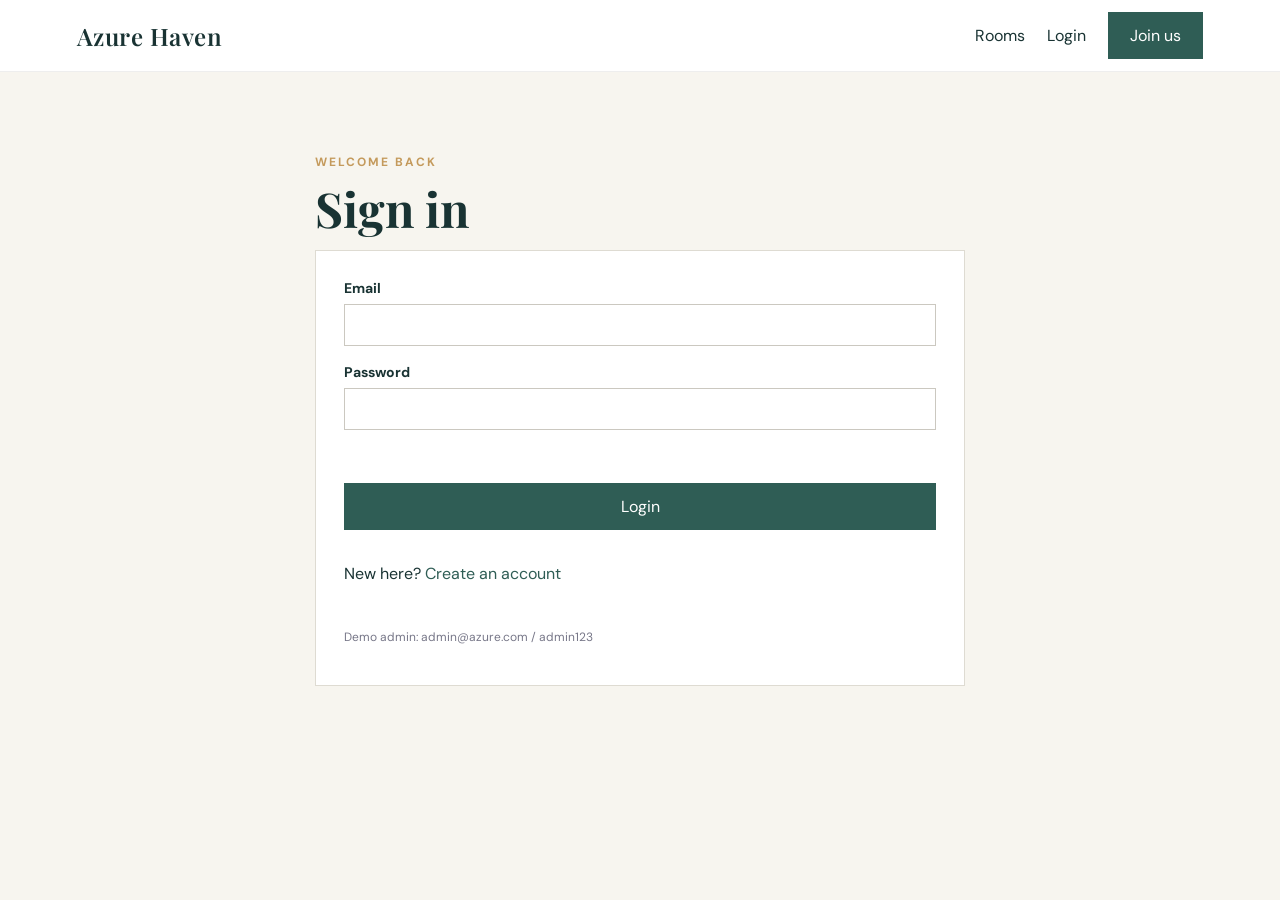
<file: admin.html>
<!DOCTYPE html><html lang="en"><head><meta charset="UTF-8"><meta name="viewport" content="width=device-width,initial-scale=1.0"><title>Admin | Azure Haven</title><link rel="stylesheet" href="css/style.css"></head><body><nav id="nav"></nav><main class="page"><p class="eyebrow">ADMIN DASHBOARD</p><h1>Hotel management</h1><div class="stats" id="adminStats"></div><div class="admin-columns"><section><h2>Add or edit room</h2><form class="form-card" id="roomForm"><input type="hidden" id="editRoomId"><label>Room name<input id="adminRoomName" required></label><div class="form-row"><label>Type<select id="adminRoomType"><option>Single</option><option>Double</option><option>Deluxe</option><option>Suite</option></select></label><label>Price per night<input id="adminRoomPrice" type="number" required></label></div><label>Maximum guests<input id="adminRoomCapacity" type="number" min="1" required></label><label>Image URL<input id="adminRoomImage" required></label><label>Description<textarea id="adminRoomDescription" required></textarea></label><label>Amenities (comma separated)<input id="adminRoomAmenities" placeholder="Wi-Fi, Breakfast"></label><button class="button">Save room</button></form></section><section><h2>Rooms</h2><div id="adminRooms"></div><h2>All bookings</h2><div id="adminBookings"></div></section></div></main><script src="js/main.js"></script><script src="js/admin.js"></script></body></html>
</file>
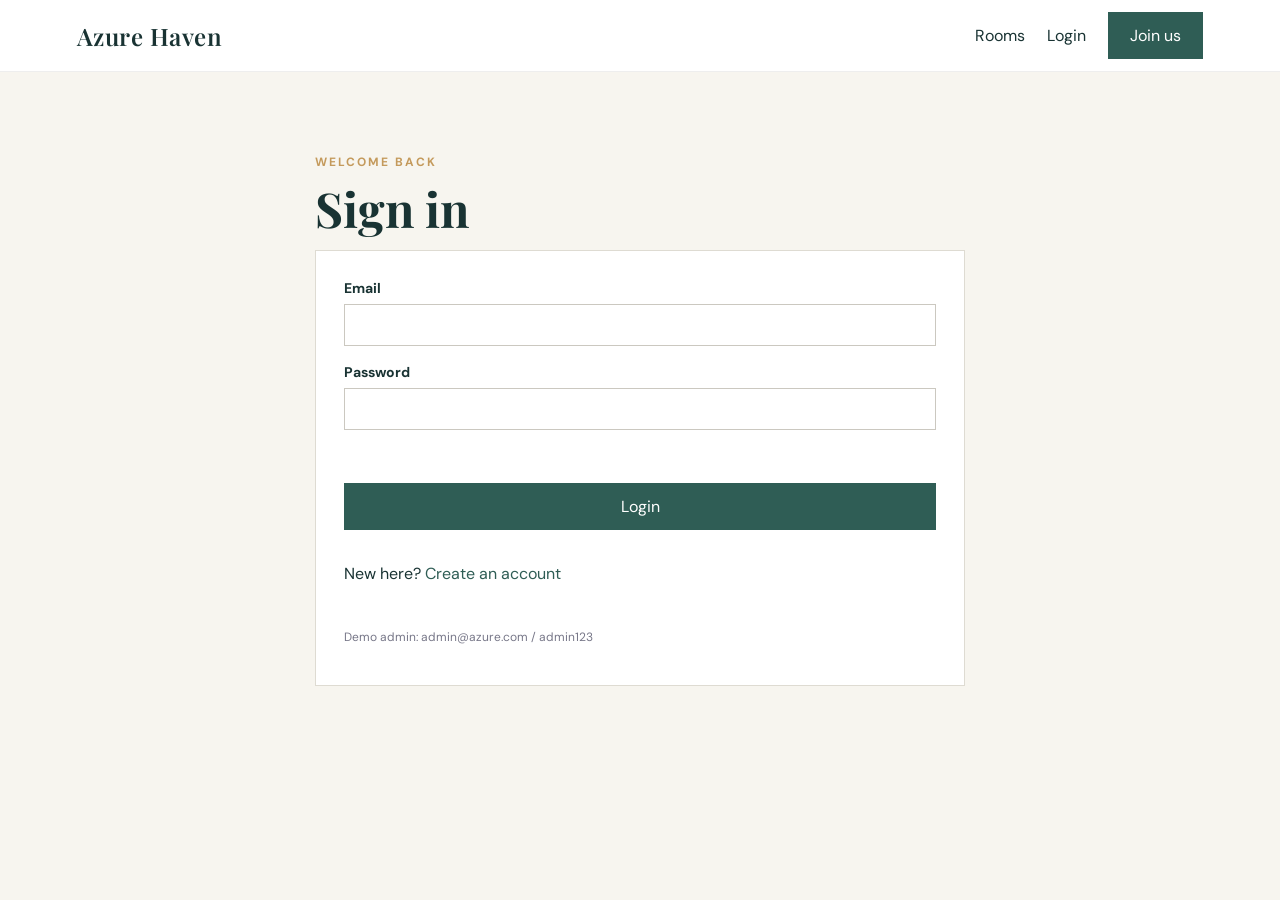
<file: booking.html>
<!DOCTYPE html><html lang="en"><head><meta charset="UTF-8"><meta name="viewport" content="width=device-width,initial-scale=1.0"><title>Book Your Stay | Azure Haven</title><link rel="stylesheet" href="css/style.css"></head><body><nav id="nav"></nav><main class="page narrow"><p class="eyebrow">RESERVATION</p><h1>Book your stay</h1><form id="bookingForm" class="form-card"><div class="form-row"><label>Guest name<input id="guestName" required></label><label>Email<input type="email" id="guestEmail" required></label></div><div class="form-row"><label>Phone number<input id="guestPhone" required></label><label>Selected room<select id="bookingRoom" required></select></label></div><div class="form-row"><label>Check-in<input type="date" id="checkIn" required></label><label>Check-out<input type="date" id="checkOut" required></label></div><label>Number of guests<select id="guests" required><option value="1">1 guest</option><option value="2">2 guests</option><option value="3">3 guests</option><option value="4">4 guests</option></select></label><div class="total" id="bookingTotal">Select dates to see total</div><p class="form-message" id="bookingMessage"></p><button class="button" type="submit">Confirm booking</button></form></main><footer id="footer"></footer><script src="js/main.js"></script><script src="js/booking.js"></script></body></html>
</file>
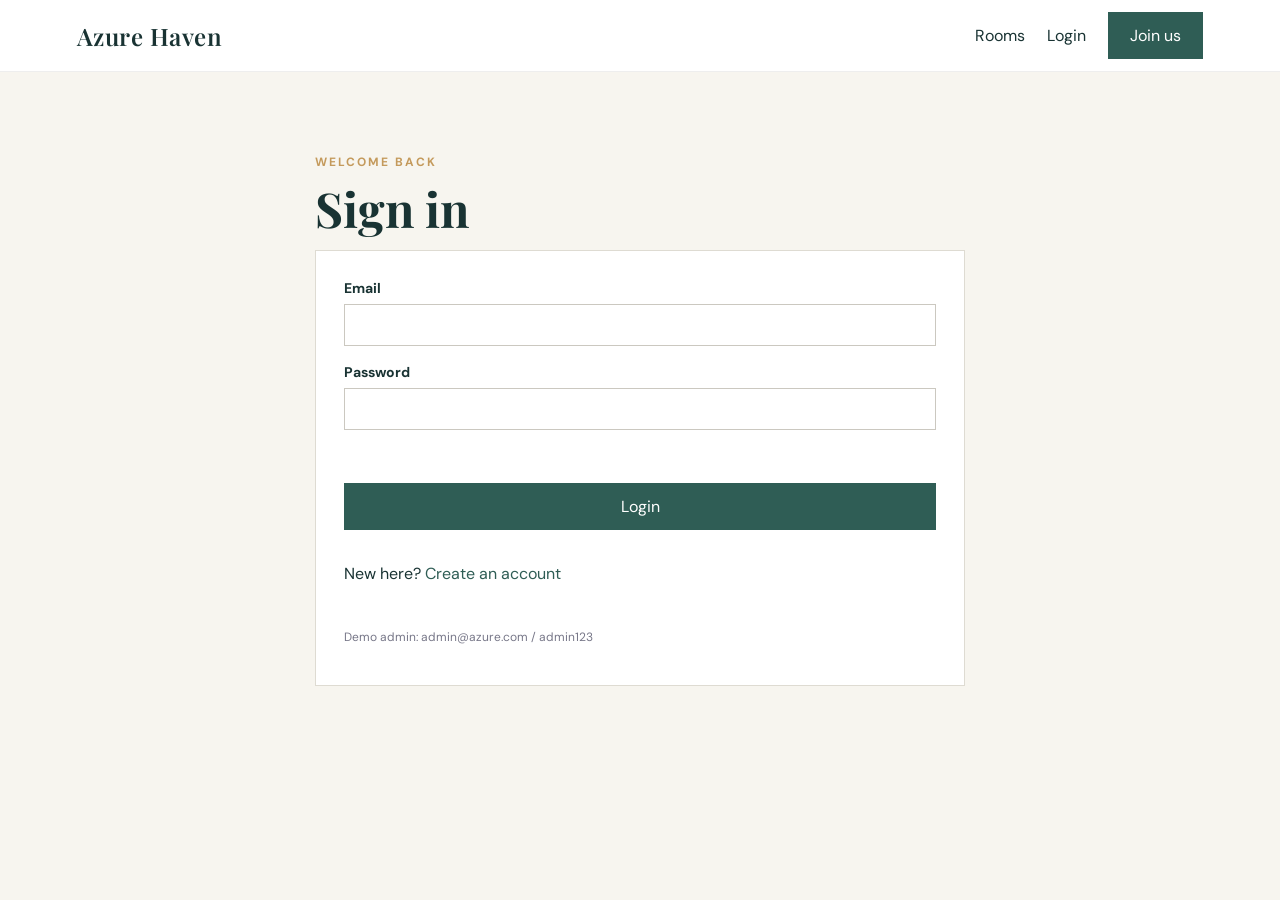
<file: login.html>
<!DOCTYPE html><html lang="en"><head><meta charset="UTF-8"><meta name="viewport" content="width=device-width,initial-scale=1.0"><title>Login | Azure Haven</title><link rel="stylesheet" href="css/style.css"></head><body><nav id="nav"></nav><main class="page narrow"><p class="eyebrow">WELCOME BACK</p><h1>Sign in</h1><form id="loginForm" class="form-card"><label>Email<input type="email" id="loginEmail" required></label><label>Password<input type="password" id="loginPassword" required></label><p class="form-message" id="loginMessage"></p><button class="button">Login</button><p>New here? <a href="register.html">Create an account</a></p><p class="small">Demo admin: admin@azure.com / admin123</p></form></main><script src="js/main.js"></script><script src="js/auth.js"></script></body></html>
</file>
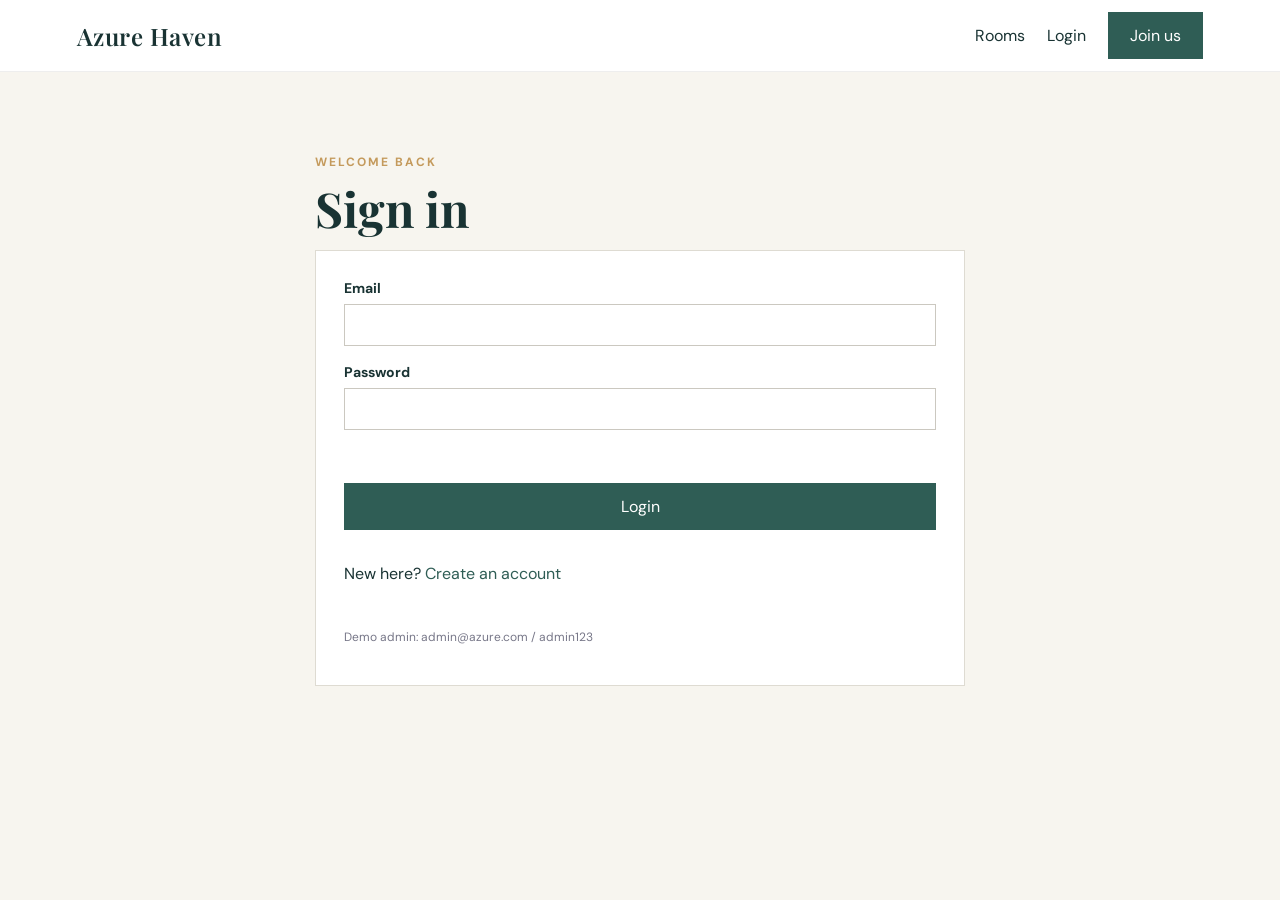
<file: my-bookings.html>
<!DOCTYPE html><html lang="en"><head><meta charset="UTF-8"><meta name="viewport" content="width=device-width,initial-scale=1.0"><title>My Bookings | Azure Haven</title><link rel="stylesheet" href="css/style.css"></head><body><nav id="nav"></nav><main class="page"><p class="eyebrow">YOUR STAYS</p><h1>My bookings</h1><div id="myBookings"></div></main><footer id="footer"></footer><script src="js/main.js"></script><script src="js/booking.js"></script></body></html>
</file>
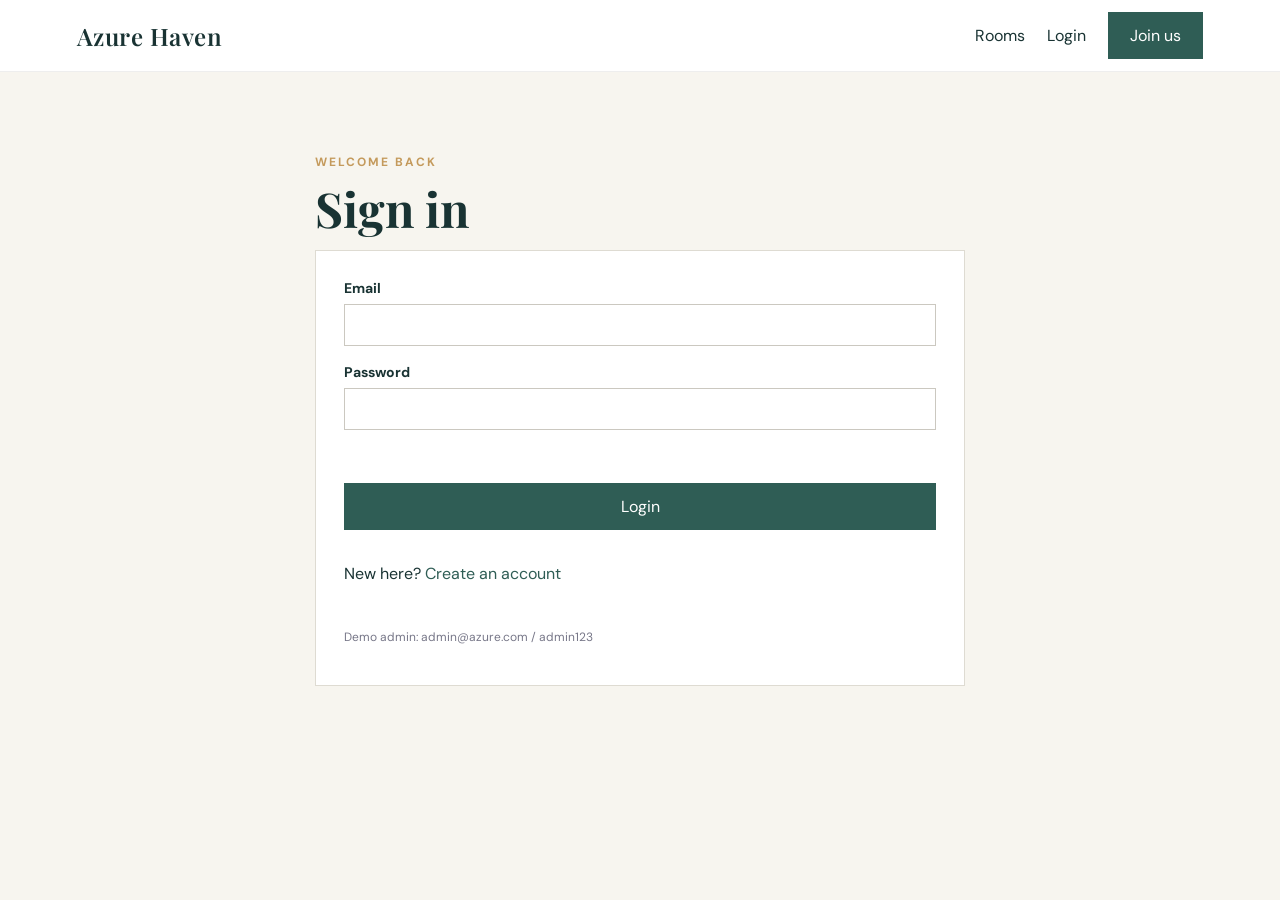
<file: profile.html>
<!DOCTYPE html><html lang="en"><head><meta charset="UTF-8"><meta name="viewport" content="width=device-width,initial-scale=1.0"><title>Profile | Azure Haven</title><link rel="stylesheet" href="css/style.css"></head><body><nav id="nav"></nav><main class="page narrow"><p class="eyebrow">YOUR ACCOUNT</p><h1>Profile</h1><form class="form-card" id="profileForm"><label>Full name<input id="profileName" required></label><label>Email<input id="profileEmail" type="email" required></label><label>Phone<input id="profilePhone" required></label><p class="form-message" id="profileMessage"></p><button class="button">Save changes</button></form></main><script src="js/main.js"></script><script src="js/auth.js"></script></body></html>
</file>
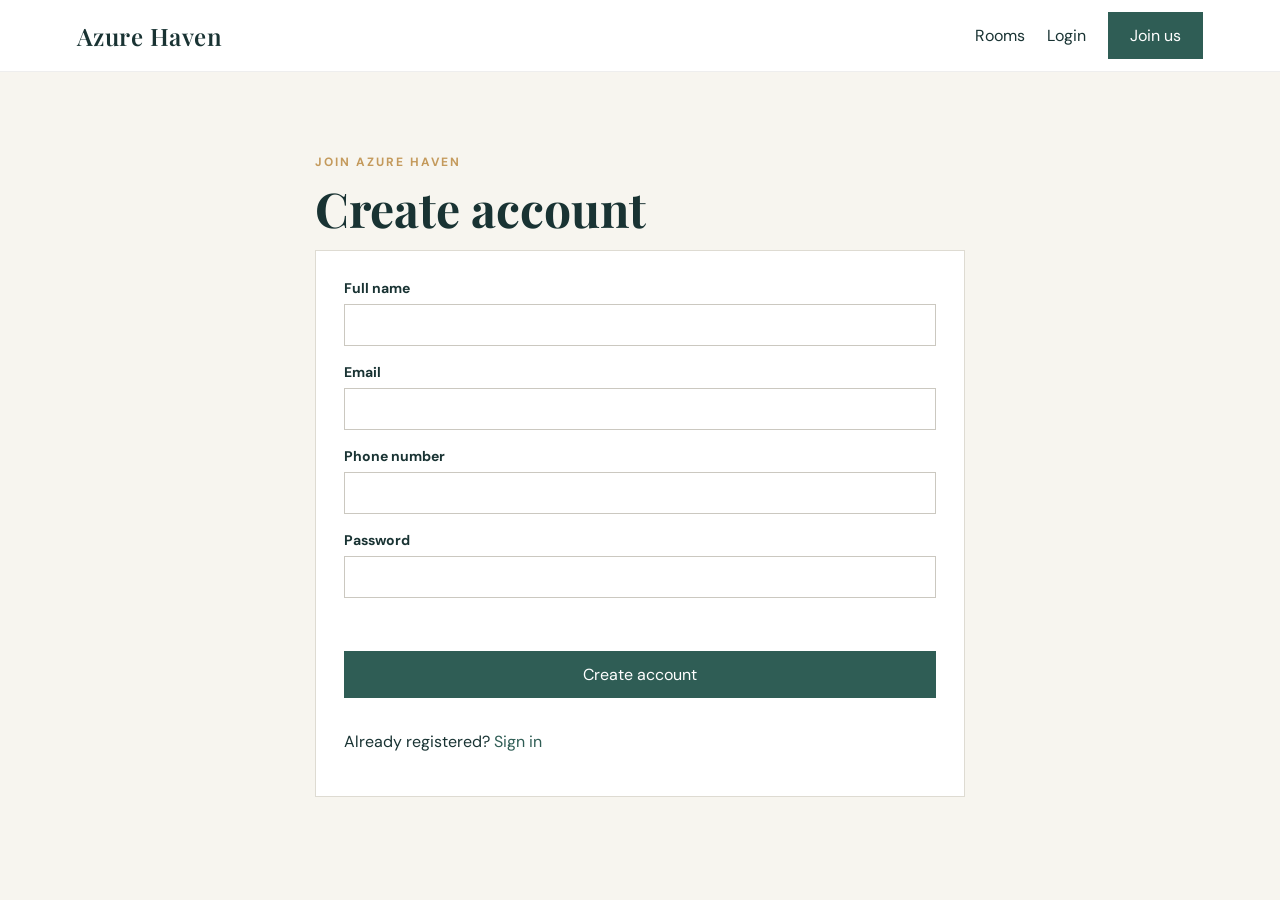
<file: register.html>
<!DOCTYPE html><html lang="en"><head><meta charset="UTF-8"><meta name="viewport" content="width=device-width,initial-scale=1.0"><title>Register | Azure Haven</title><link rel="stylesheet" href="css/style.css"></head><body><nav id="nav"></nav><main class="page narrow"><p class="eyebrow">JOIN AZURE HAVEN</p><h1>Create account</h1><form id="registerForm" class="form-card"><label>Full name<input id="registerName" required></label><label>Email<input type="email" id="registerEmail" required></label><label>Phone number<input id="registerPhone" required></label><label>Password<input type="password" id="registerPassword" minlength="4" required></label><p class="form-message" id="registerMessage"></p><button class="button">Create account</button><p>Already registered? <a href="login.html">Sign in</a></p></form></main><script src="js/main.js"></script><script src="js/auth.js"></script></body></html>
</file>
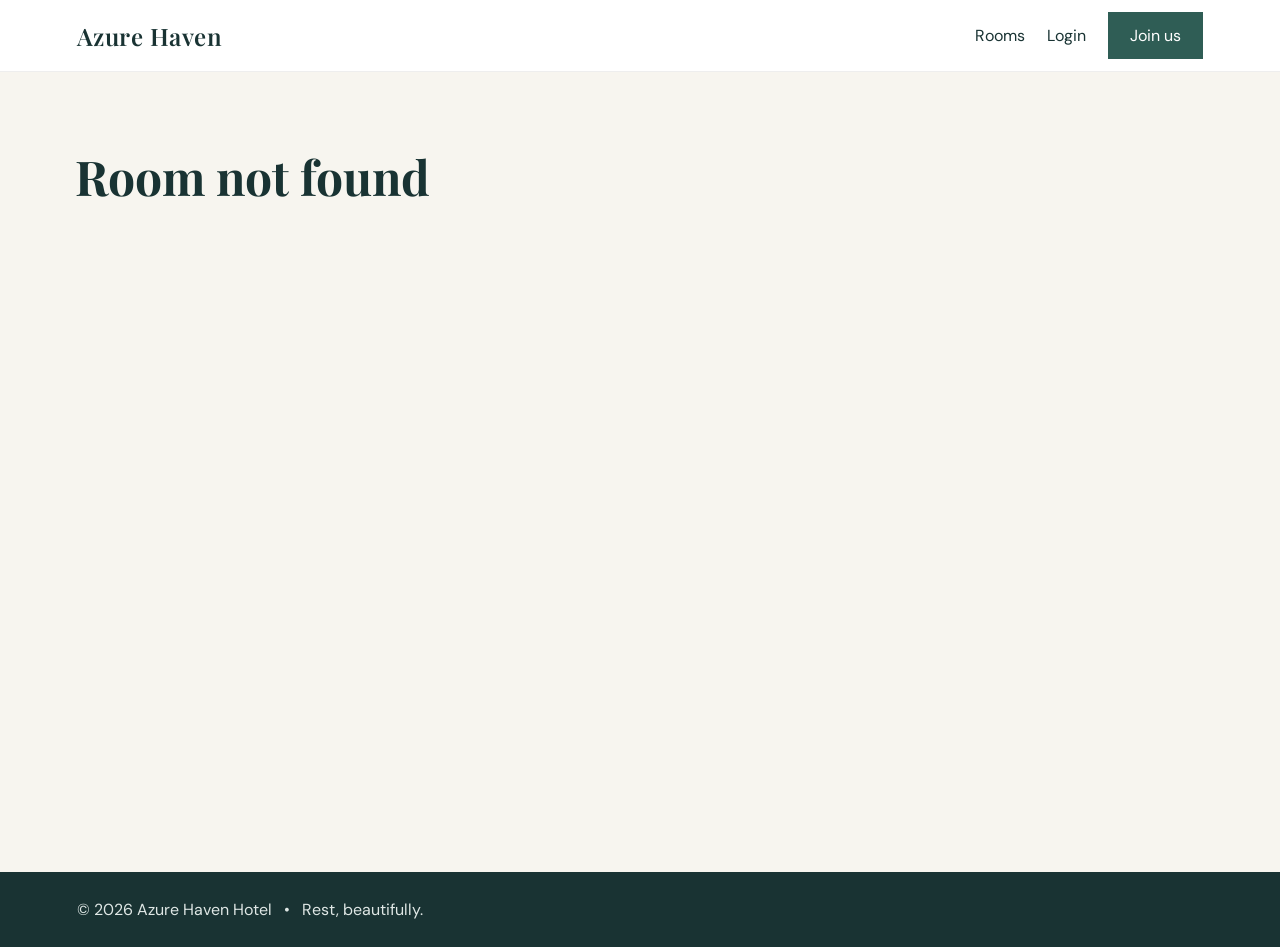
<file: room-details.html>
<!DOCTYPE html><html lang="en"><head><meta charset="UTF-8"><meta name="viewport" content="width=device-width,initial-scale=1.0"><title>Room Details | Azure Haven</title><link rel="stylesheet" href="css/style.css"></head><body><nav id="nav"></nav><main class="page" id="roomDetails"></main><footer id="footer"></footer><script src="js/main.js"></script><script src="js/rooms.js"></script></body></html>
</file>
<file: css/style.css>
@import url('https://fonts.googleapis.com/css2?family=DM+Sans:wght@400;500;700&family=Playfair+Display:wght@500;600&display=swap');
:root{--ink:#193333;--green:#2f5d55;--cream:#f7f5ef;--gold:#c49a5c;--line:#dedbd2}*{box-sizing:border-box}body{margin:0;background:var(--cream);color:var(--ink);font:16px 'DM Sans',sans-serif}nav{height:72px;background:#fff;display:flex;align-items:center;justify-content:space-between;padding:0 6%;position:sticky;top:0;z-index:5;border-bottom:1px solid #eee}.brand{font:600 24px 'Playfair Display';letter-spacing:.5px}.nav-links{display:flex;gap:22px;align-items:center}a{color:var(--green);text-decoration:none}nav a{color:var(--ink)}.button{display:inline-block;background:var(--green);color:#fff;border:0;padding:13px 22px;cursor:pointer;font:inherit;transition:.2s}.button:hover{background:#1c413a;transform:translateY(-2px)}.hero{min-height:570px;background:linear-gradient(90deg,rgba(15,35,32,.7),rgba(15,35,32,.15)),url('https://images.unsplash.com/photo-1542314831-068cd1dbfeeb?auto=format&fit=crop&w=1800&q=85') center/cover;display:flex;align-items:center;padding:7%;color:white}.hero div{max-width:600px}h1,h2,h3{font-family:'Playfair Display',serif;margin:8px 0 15px}h1{font-size:48px;line-height:1.1}h2{font-size:32px}.eyebrow{color:var(--gold);letter-spacing:2px;font-size:12px;font-weight:bold}.hero .eyebrow{color:#e8c58f}.hero p:not(.eyebrow){font-size:18px;line-height:1.7;margin-bottom:27px}main{max-width:1180px;margin:auto;padding:70px 25px}.intro{text-align:center;max-width:700px;margin:0 auto 80px}.intro>p:last-child{line-height:1.8;color:#667}.section-heading{display:flex;justify-content:space-between;align-items:end;margin-bottom:25px}.room-grid{display:grid;grid-template-columns:repeat(3,1fr);gap:24px}.room-card{background:white;box-shadow:0 4px 18px #18312b0d;transition:.2s}.room-card:hover{transform:translateY(-5px);box-shadow:0 10px 25px #18312b18}.room-card img{width:100%;height:220px;object-fit:cover}.room-card div{padding:18px}.room-card h3{font-size:23px}.room-card p{color:#5c6967;line-height:1.5}.price{font-weight:bold;color:var(--green);font-size:18px}.card-bottom{display:flex;justify-content:space-between;align-items:center;border-top:1px solid var(--line);margin-top:15px;padding-top:14px}.features{display:grid;grid-template-columns:repeat(3,1fr);gap:35px;text-align:center;padding:80px 0 10px}.features>div{font-size:25px}.features h3{font-size:21px}.features p{font-size:15px;color:#667}footer{background:var(--ink);color:#dfe7e5;padding:27px 6%;margin-top:30px}.page{min-height:calc(100vh - 130px)}.narrow{max-width:700px}.filters{background:#fff;padding:18px;display:flex;flex-wrap:wrap;gap:10px;margin:28px 0 17px;border:1px solid var(--line)}input,select,textarea{font:inherit;width:100%;padding:11px;border:1px solid #cbc8c0;background:#fff;margin-top:7px}select{width:auto;min-width:130px}.filters input{flex:2;min-width:190px;margin:0}.filters select{margin:0}.check{display:flex;gap:5px;align-items:center;white-space:nowrap}.check input{width:auto;margin:0}.form-card{display:flex;flex-direction:column;gap:17px;background:#fff;padding:28px;border:1px solid var(--line)}label{display:flex;flex-direction:column;font-size:14px;font-weight:bold}.form-row{display:grid;grid-template-columns:1fr 1fr;gap:16px}textarea{min-height:90px;resize:vertical}.form-message{min-height:19px;margin:0;color:#b14136}.total{background:#eff4f1;padding:17px;font-weight:bold}.small{font-size:12px;color:#778}.detail-grid{display:grid;grid-template-columns:1.4fr 1fr;gap:45px}.detail-image{width:100%;height:390px;object-fit:cover}.gallery{display:flex;gap:10px;margin-top:10px}.gallery img{width:32%;height:90px;object-fit:cover}.amenities{display:flex;flex-wrap:wrap;gap:9px;padding:0;list-style:none}.amenities li{background:#eaf1ee;padding:8px 11px;font-size:14px}.booking-card{background:white;padding:25px;border:1px solid var(--line);height:max-content}.booking-row,.admin-item{display:flex;justify-content:space-between;gap:20px;align-items:center;background:#fff;border:1px solid var(--line);padding:18px;margin-bottom:12px}.booking-row p,.admin-item p{margin:4px 0;color:#667}.status{padding:4px 9px;background:#e9f1e6;color:#37633e;font-size:12px}.status.cancelled{background:#f7e5e2;color:#9b4036}.stats{display:grid;grid-template-columns:repeat(5,1fr);gap:12px;margin:25px 0}.stat{background:var(--green);color:#fff;padding:18px}.stat strong{display:block;font:30px 'Playfair Display'}.admin-columns{display:grid;grid-template-columns:400px 1fr;gap:35px}.admin-columns h2{font-size:26px;margin-top:0}.admin-item img{width:85px;height:62px;object-fit:cover}.admin-item .room-info{flex:1}.link-button{border:0;background:none;color:#a33;padding:4px;cursor:pointer;font:inherit}@media(max-width:760px){nav{padding:0 4%;height:auto;min-height:64px}.nav-links{gap:10px;font-size:13px}.nav-links a:nth-child(2),.nav-links a:nth-child(3){display:none}h1{font-size:38px}.hero{min-height:480px}.room-grid,.features,.detail-grid,.admin-columns{grid-template-columns:1fr}.stats{grid-template-columns:repeat(2,1fr)}.form-row{grid-template-columns:1fr}.section-heading{align-items:start;flex-direction:column}.booking-row,.admin-item{align-items:start;flex-direction:column}.detail-image{height:280px}}
</file>
